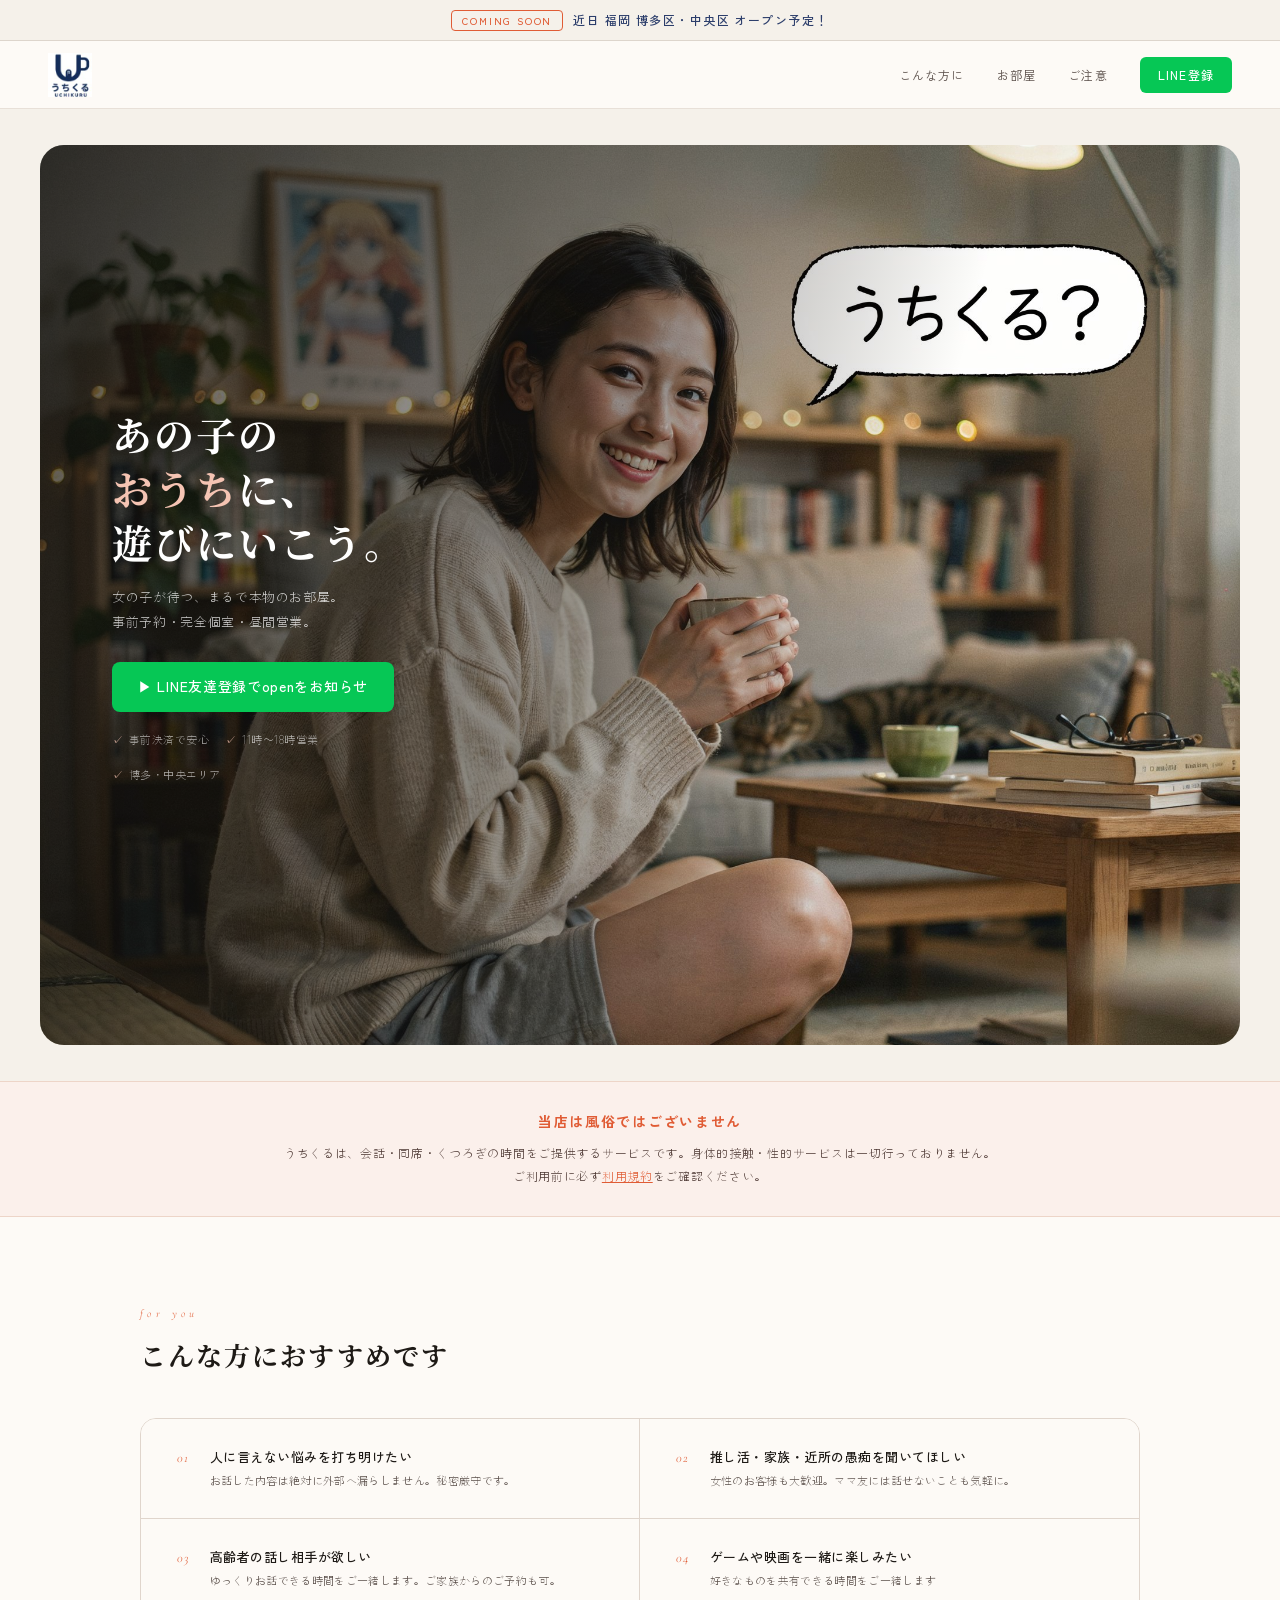
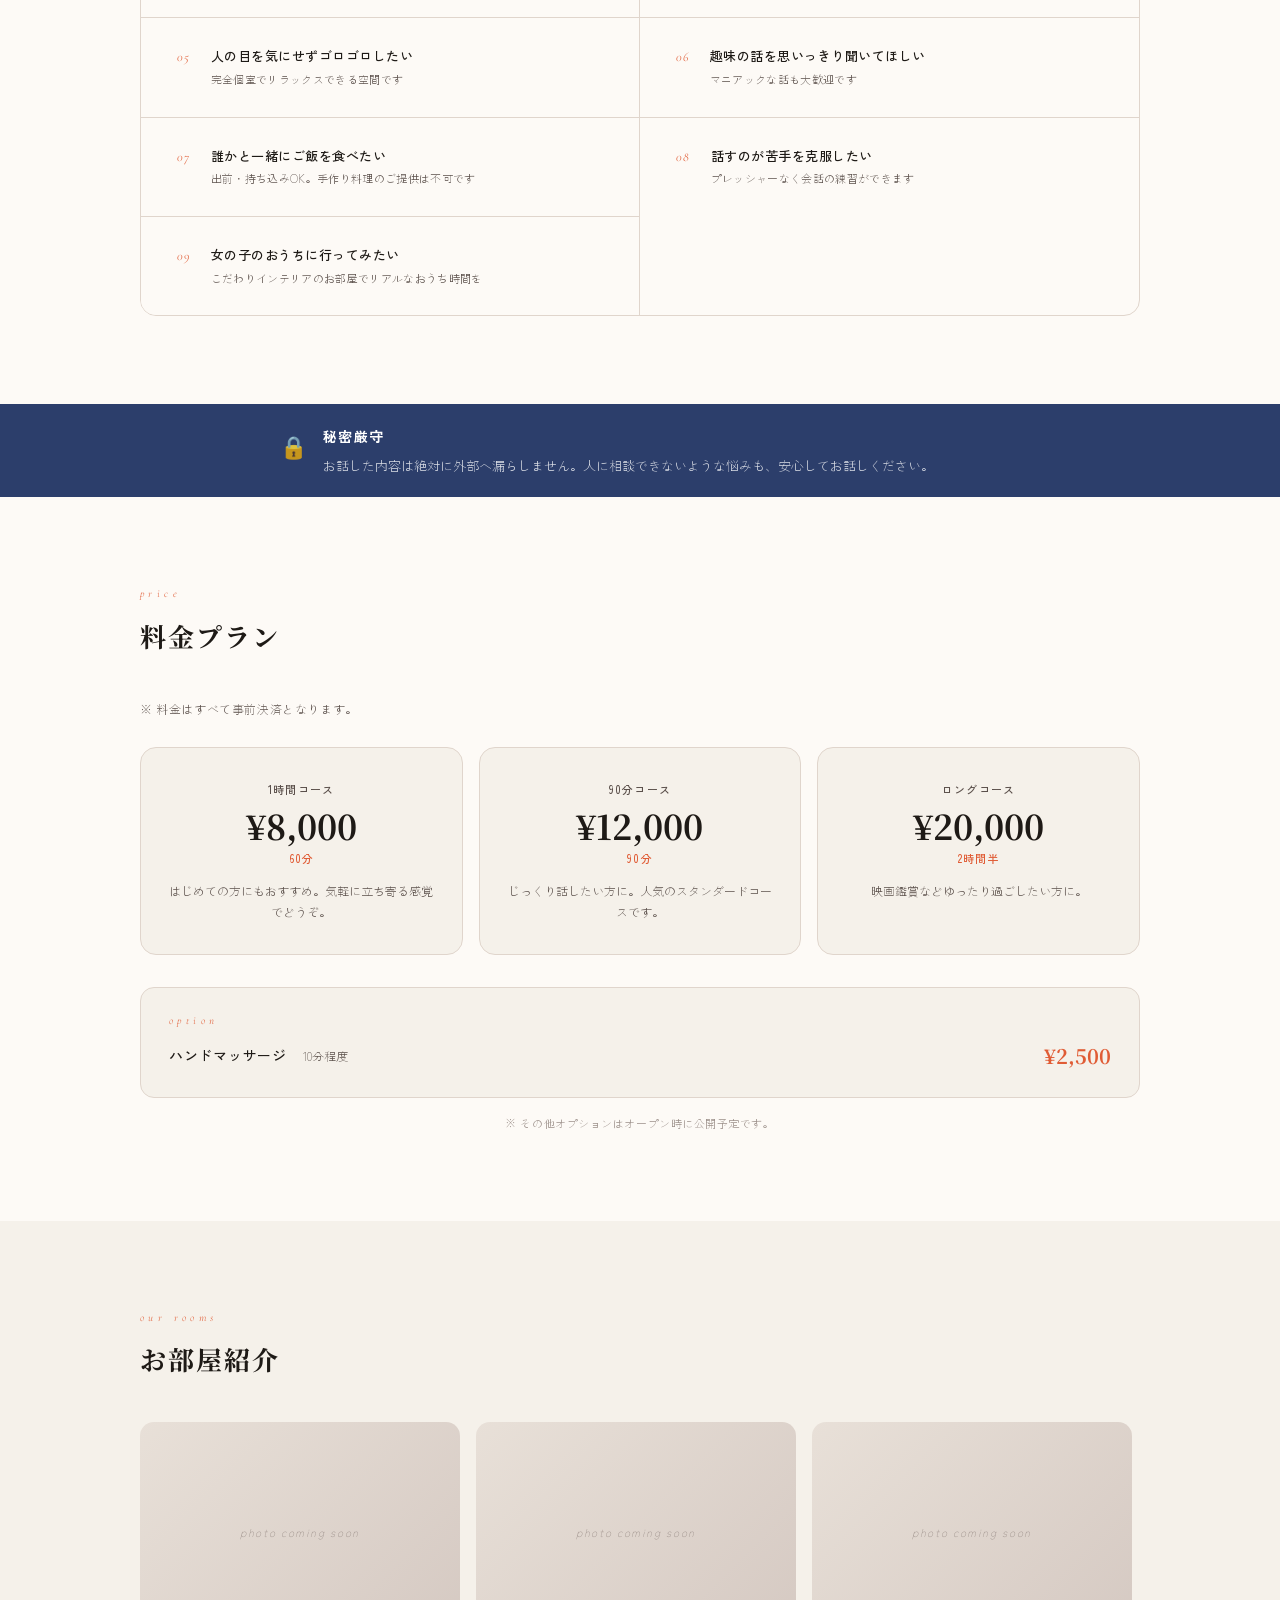
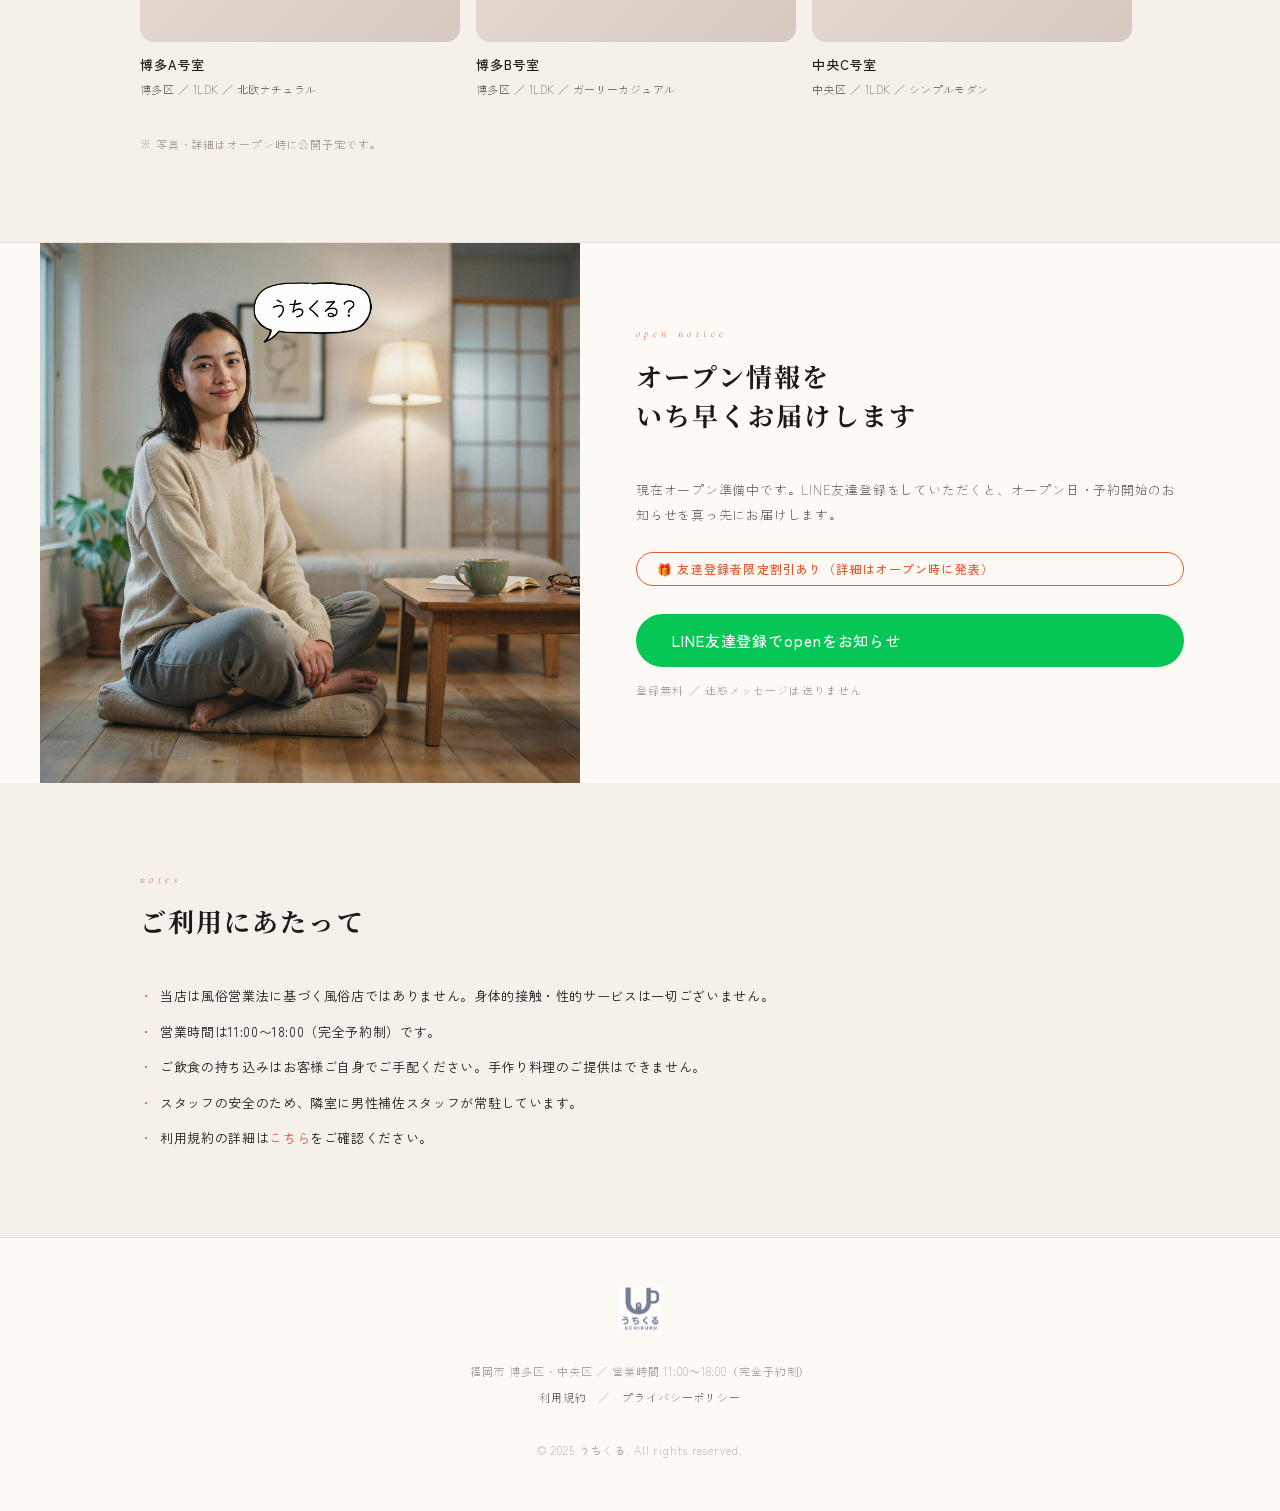
<file: index.html>
<!DOCTYPE html>
<html lang="ja">
<head>
<meta charset="UTF-8">
<meta name="viewport" content="width=device-width, initial-scale=1.0">
<title>うちくる — おうちデート体験</title>
<link rel="preconnect" href="https://fonts.googleapis.com">
<link href="https://fonts.googleapis.com/css2?family=Noto+Serif+JP:wght@300;400;700&family=Zen+Kaku+Gothic+New:wght@300;400;500&family=Cormorant+Garamond:ital,wght@1,300&display=swap" rel="stylesheet">
<link rel="stylesheet" href="css/style.css">
</head>
<body>

<!-- BANNER -->
<div class="banner">
  <em>COMING SOON</em>近日 福岡 博多区・中央区 オープン予定！
</div>

<!-- HEADER -->
<header>
  <img class="logo-img" src="images/ロゴ.png" alt="うちくる">
  <nav>
    <a href="#forwho" class="nav-link">こんな方に</a>
    <a href="#rooms" class="nav-link">お部屋</a>
    <a href="#notes" class="nav-link">ご注意</a>
    <a href="https://lin.ee/XLdr3xL" target="_blank" class="nav-line-btn">LINE登録</a>
  </nav>
</header>

<!-- HERO -->
<div class="hero">
  <img class="hero-photo" src="images/トップ.jpg" alt="うちくる メインビジュアル">
  <div class="hero-overlay">
    <div class="hero-copy">
      <h1>あの子の<br><span>おうち</span>に、<br>遊びにいこう。</h1>
      <p>女の子が待つ、まるで本物のお部屋。<br>事前予約・完全個室・昼間営業。</p>
      <a href="https://lin.ee/XLdr3xL" target="_blank" class="hero-line-btn">▶ LINE友達登録でopenをお知らせ</a>
      <div class="hero-tags">
        <span class="hero-tag">事前決済で安心</span>
        <span class="hero-tag">11時〜18時営業</span>
        <span class="hero-tag">博多・中央エリア</span>
      </div>
    </div>
  </div>
</div>

<!-- NOT FUZOKU -->
<div class="nf">
  <div class="nf-inner">
    <strong>当店は風俗ではございません</strong>
    <p>うちくるは、会話・同席・くつろぎの時間をご提供するサービスです。身体的接触・性的サービスは一切行っておりません。ご利用前に必ず<a href="rules.html">利用規約</a>をご確認ください。</p>
  </div>
</div>

<!-- FOR WHOM -->
<section class="for-whom" id="forwho">
  <div class="inner">
    <div class="eyebrow">for you</div>
    <h2 class="sec-title">こんな方におすすめです</h2>
    <div class="whom-grid">
      <div class="whom-item"><span class="whom-num">01</span><div class="whom-text">人に言えない悩みを打ち明けたい<small>お話した内容は絶対に外部へ漏らしません。秘密厳守です。</small></div></div>
      <div class="whom-item"><span class="whom-num">02</span><div class="whom-text">推し活・家族・近所の愚痴を聞いてほしい<small>女性のお客様も大歓迎。ママ友には話せないことも気軽に。</small></div></div>
      <div class="whom-item"><span class="whom-num">03</span><div class="whom-text">高齢者の話し相手が欲しい<small>ゆっくりお話できる時間をご一緒します。ご家族からのご予約も可。</small></div></div>
      <div class="whom-item"><span class="whom-num">04</span><div class="whom-text">ゲームや映画を一緒に楽しみたい<small>好きなものを共有できる時間をご一緒します</small></div></div>
      <div class="whom-item"><span class="whom-num">05</span><div class="whom-text">人の目を気にせずゴロゴロしたい<small>完全個室でリラックスできる空間です</small></div></div>
      <div class="whom-item"><span class="whom-num">06</span><div class="whom-text">趣味の話を思いっきり聞いてほしい<small>マニアックな話も大歓迎です</small></div></div>
      <div class="whom-item"><span class="whom-num">07</span><div class="whom-text">誰かと一緒にご飯を食べたい<small>出前・持ち込みOK。手作り料理のご提供は不可です</small></div></div>
      <div class="whom-item"><span class="whom-num">08</span><div class="whom-text">話すのが苦手を克服したい<small>プレッシャーなく会話の練習ができます</small></div></div>
      <div class="whom-item"><span class="whom-num">09</span><div class="whom-text">女の子のおうちに行ってみたい<small>こだわりインテリアのお部屋でリアルなおうち時間を</small></div></div>
    </div>
  </div>
</section>

<!-- SECRET -->
<div class="secret-banner">
  <div class="secret-inner">
    <span class="secret-icon">🔒</span>
    <div>
      <strong>秘密厳守</strong>
      お話した内容は絶対に外部へ漏らしません。人に相談できないような悩みも、安心してお話しください。
    </div>
  </div>
</div>

<!-- PRICE -->
<section class="price-sec" id="price">
  <div class="inner">
    <div class="eyebrow">price</div>
    <h2 class="sec-title">料金プラン</h2>
    <p class="price-note">※ 料金はすべて事前決済となります。</p>
    <div class="grid-price">
      <div class="price-card">
        <div class="price-plan">1時間コース</div>
        <div class="price-yen">¥8,000</div>
        <div class="price-time">60分</div>
        <div class="price-desc">はじめての方にもおすすめ。気軽に立ち寄る感覚でどうぞ。</div>
      </div>
      <div class="price-card featured">
        <div class="price-plan">90分コース</div>
        <div class="price-yen">¥12,000</div>
        <div class="price-time">90分</div>
        <div class="price-desc">じっくり話したい方に。人気のスタンダードコースです。</div>
      </div>
      <div class="price-card">
        <div class="price-plan">ロングコース</div>
        <div class="price-yen">¥20,000</div>
        <div class="price-time">2時間半</div>
        <div class="price-desc">映画鑑賞などゆったり過ごしたい方に。</div>
      </div>
    </div>
    <div class="option-box">
      <div class="eyebrow" style="margin-bottom:8px;">option</div>
      <div class="option-item">
        <span class="option-name">ハンドマッサージ</span>
        <span class="option-detail">10分程度</span>
        <span class="option-price">¥2,500</span>
      </div>
    </div>
    <p class="price-footer">※ その他オプションはオープン時に公開予定です。</p>
  </div>
</section>

<!-- ROOMS -->
<section class="rooms-sec" id="rooms">
  <div class="inner">
    <div class="eyebrow">our rooms</div>
    <h2 class="sec-title">お部屋紹介</h2>
    <div class="rooms-scroll">
      <div class="room-card">
        <div class="room-img">photo coming soon</div>
        <div class="room-label">博多A号室</div>
        <div class="room-sub">博多区 ／ 1LDK ／ 北欧ナチュラル</div>
      </div>
      <div class="room-card">
        <div class="room-img">photo coming soon</div>
        <div class="room-label">博多B号室</div>
        <div class="room-sub">博多区 ／ 1LDK ／ ガーリーカジュアル</div>
      </div>
      <div class="room-card">
        <div class="room-img">photo coming soon</div>
        <div class="room-label">中央C号室</div>
        <div class="room-sub">中央区 ／ 1LDK ／ シンプルモダン</div>
      </div>
      <div class="room-card">
        <div class="room-img">photo coming soon</div>
        <div class="room-label">中央D号室</div>
        <div class="room-sub">中央区 ／ 1LDK ／ 和モダン</div>
      </div>
      <div class="room-card">
        <div class="room-img">photo coming soon</div>
        <div class="room-label">準備中</div>
        <div class="room-sub">近日追加予定</div>
      </div>
    </div>
    <p class="rooms-note">※ 写真・詳細はオープン時に公開予定です。</p>
  </div>
</section>

<!-- LINE CTA -->
<section class="line-sec" id="line">
  <div class="line-block">
    <img class="line-img" src="images/トップ2.jpg" alt="うちくる お部屋イメージ">
    <div class="line-content">
      <div class="eyebrow">open notice</div>
      <h2 class="sec-title">オープン情報を<br>いち早くお届けします</h2>
      <p class="line-desc">現在オープン準備中です。LINE友達登録をしていただくと、オープン日・予約開始のお知らせを真っ先にお届けします。</p>
      <div class="line-discount">🎁 友達登録者限定割引あり（詳細はオープン時に発表）</div>
      <a href="https://lin.ee/XLdr3xL" target="_blank" class="line-big-btn">LINE友達登録でopenをお知らせ</a>
      <p class="line-small">登録無料 ／ 迷惑メッセージは送りません</p>
    </div>
  </div>
</section>

<!-- NOTES -->
<section class="notes-sec" id="notes">
  <div class="inner">
    <div class="eyebrow">notes</div>
    <h2 class="sec-title">ご利用にあたって</h2>
    <ul class="notes-list">
      <li>当店は風俗営業法に基づく風俗店ではありません。身体的接触・性的サービスは一切ございません。</li>
      <li>営業時間は11:00〜18:00（完全予約制）です。</li>
      <li>ご飲食の持ち込みはお客様ご自身でご手配ください。手作り料理のご提供はできません。</li>
      <li>スタッフの安全のため、隣室に男性補佐スタッフが常駐しています。</li>
      <li>利用規約の詳細は<a href="rules.html">こちら</a>をご確認ください。</li>
    </ul>
  </div>
</section>

<!-- FOOTER -->
<footer>
  <img class="footer-logo" src="images/ロゴ.png" alt="うちくる">
  <p>
    福岡市 博多区・中央区 ／ 営業時間 11:00〜18:00（完全予約制）<br>
    <a href="rules.html">利用規約</a>　／　<a href="#">プライバシーポリシー</a><br><br>
    © 2025 うちくる. All rights reserved.
  </p>
</footer>

</body>
</html>
</file>
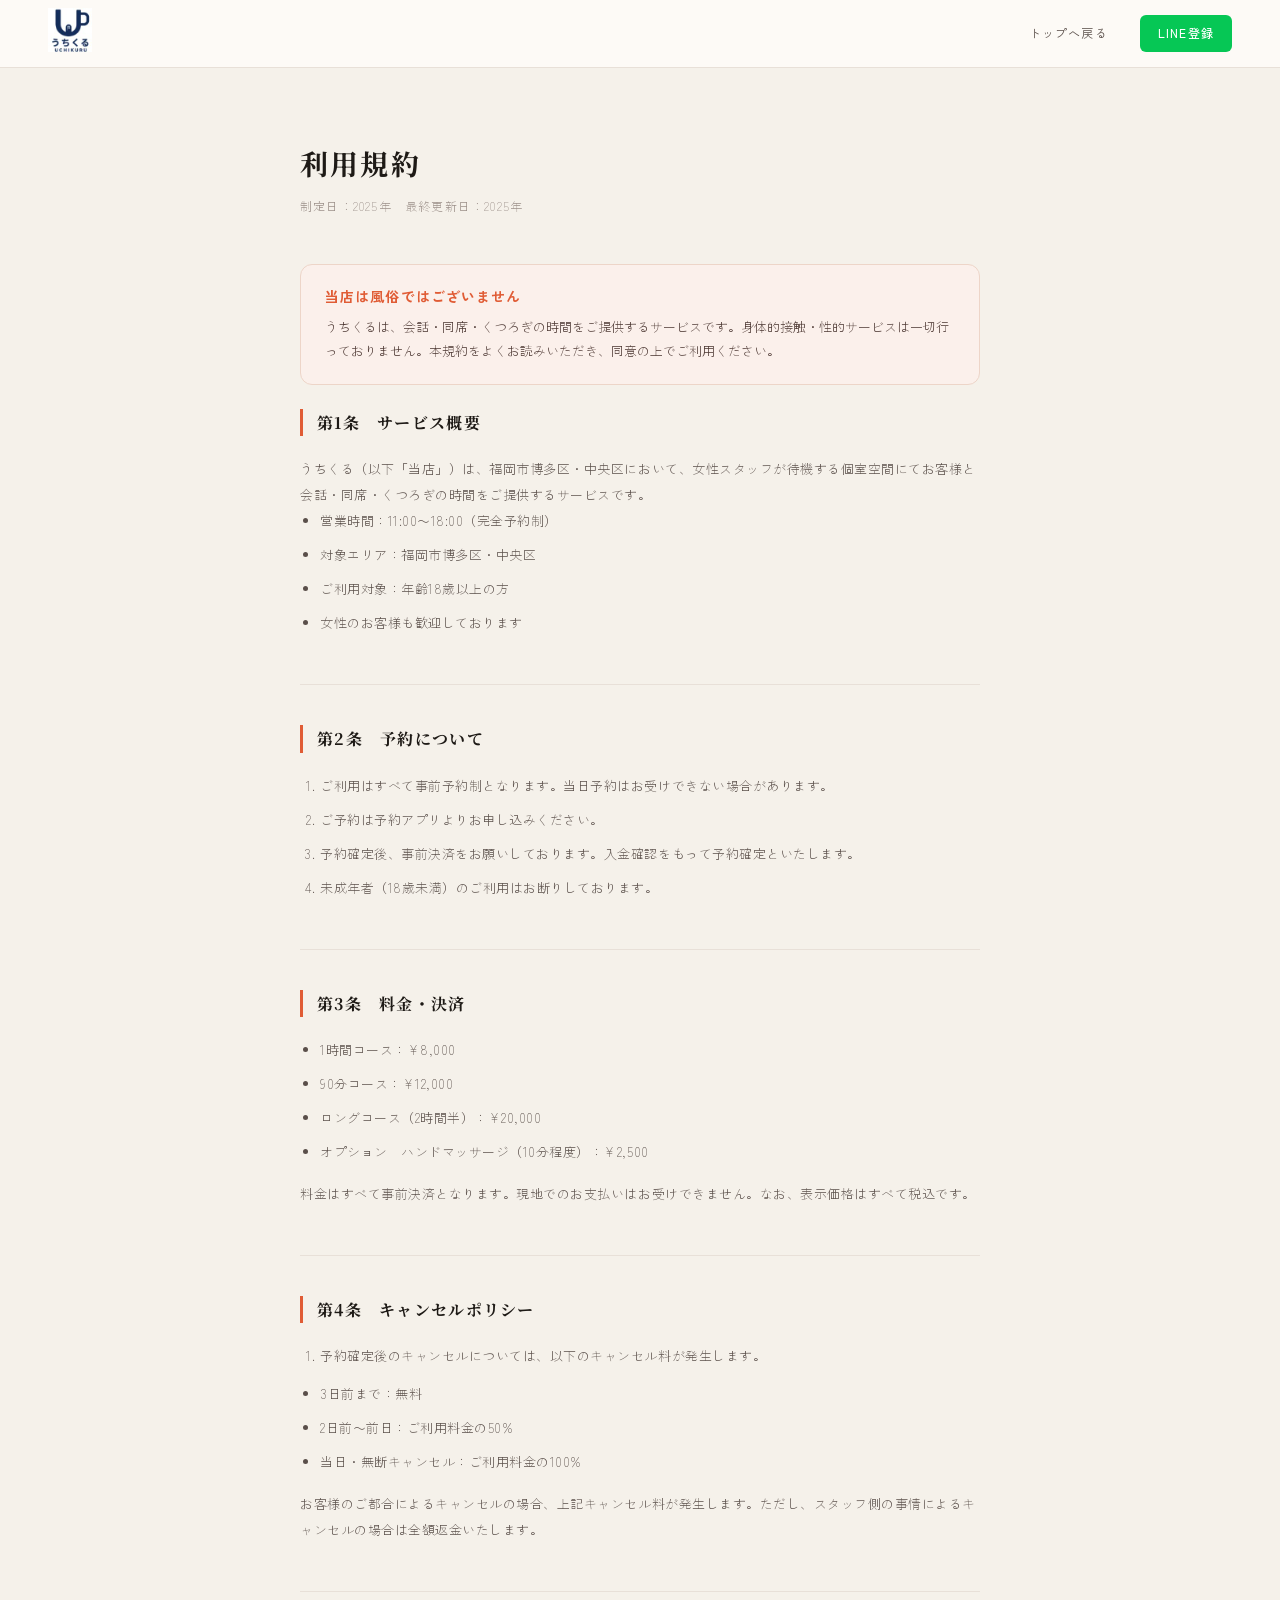
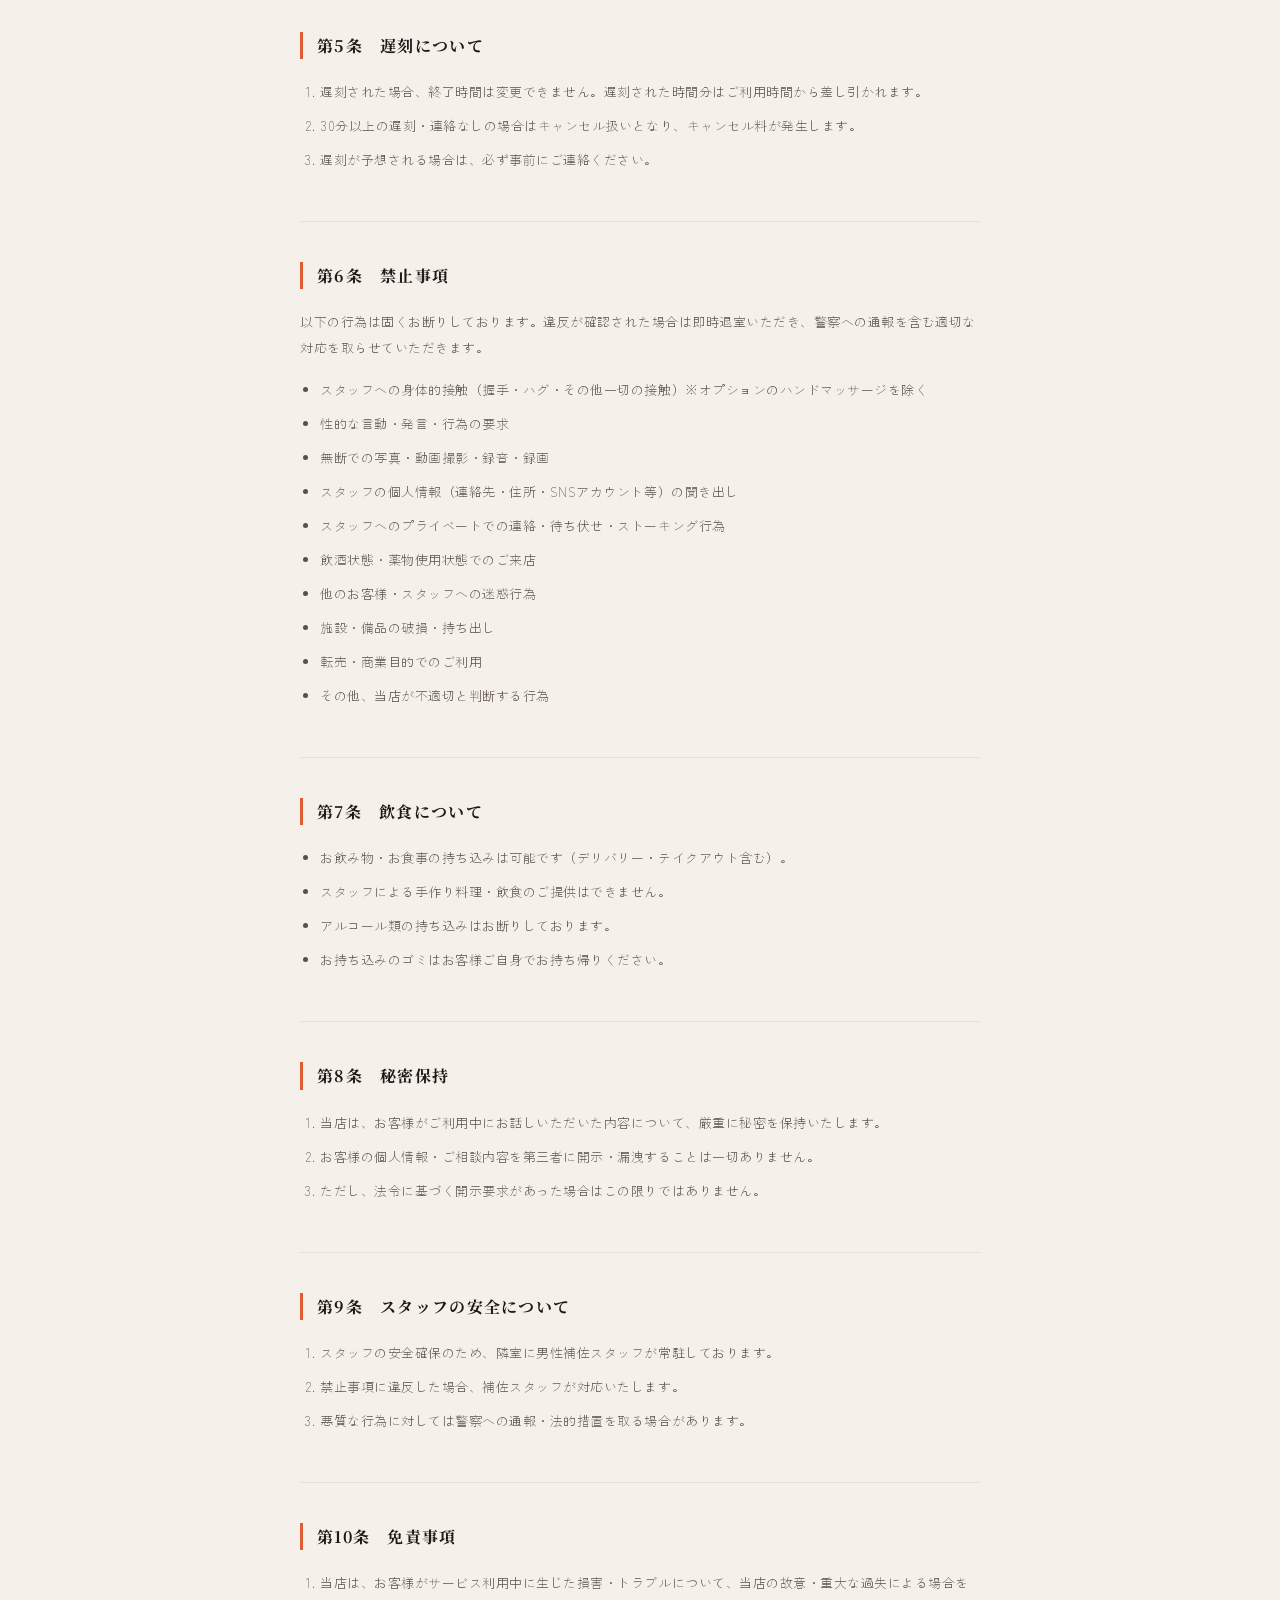
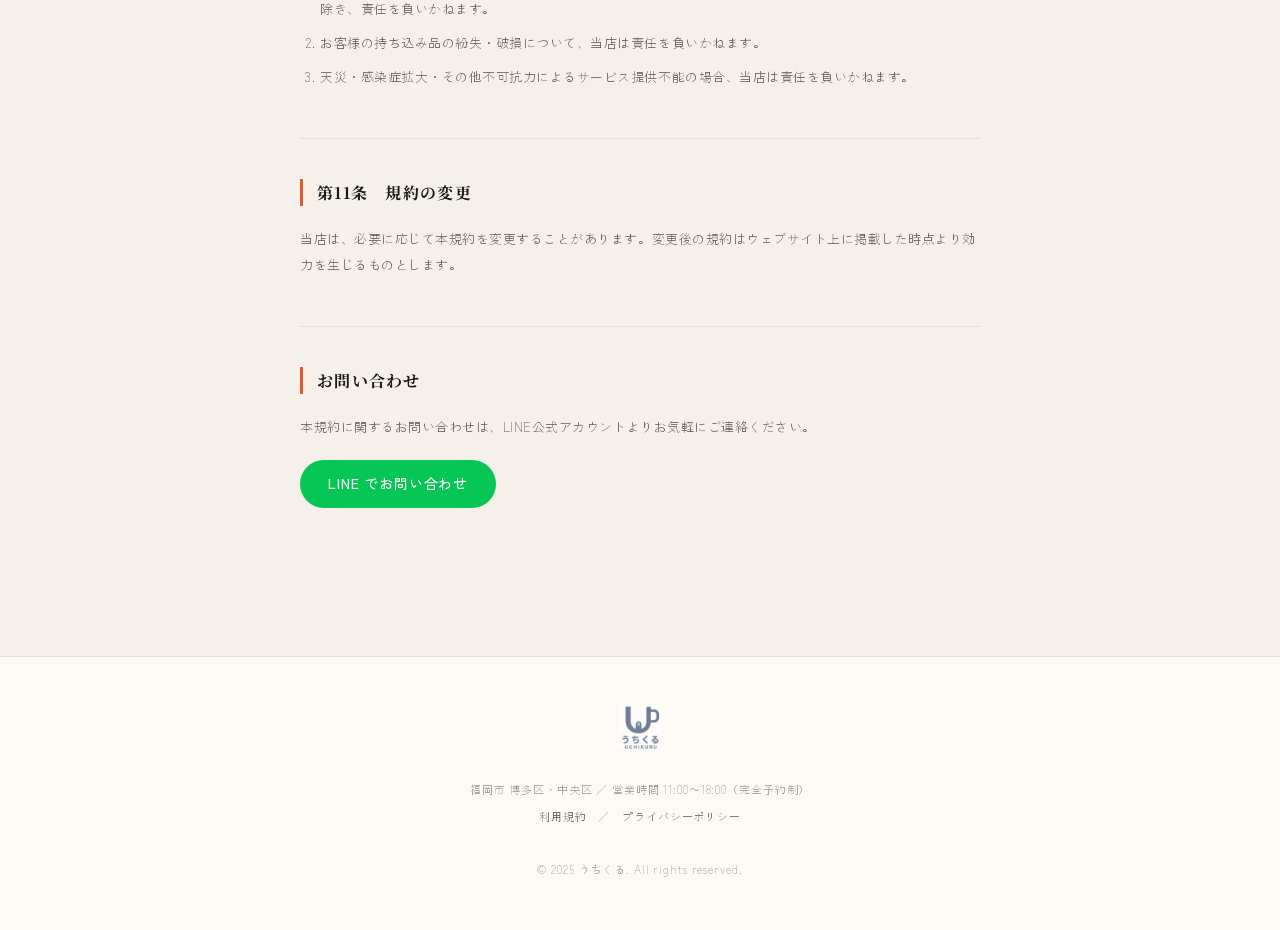
<file: rules.html>
<!DOCTYPE html>
<html lang="ja">
<head>
<meta charset="UTF-8">
<meta name="viewport" content="width=device-width, initial-scale=1.0">
<title>利用規約 — うちくる</title>
<link rel="icon" href="images/ロゴ.png" type="image/png">
<link rel="preconnect" href="https://fonts.googleapis.com">
<link href="https://fonts.googleapis.com/css2?family=Noto+Serif+JP:wght@300;400;700&family=Zen+Kaku+Gothic+New:wght@300;400;500&family=Cormorant+Garamond:ital,wght@1,300&display=swap" rel="stylesheet">
<link rel="stylesheet" href="css/style.css">
<style>
.rules-wrap{
  max-width:760px;
  margin:0 auto;
  padding:72px 40px 100px;
}
.rules-wrap h1{
  font-family:'Noto Serif JP',serif;
  font-size:28px;
  font-weight:700;
  color:var(--dark);
  letter-spacing:0.08em;
  margin-bottom:8px;
}
.rules-date{
  font-size:12px;
  color:var(--light);
  letter-spacing:0.1em;
  margin-bottom:48px;
}
.rules-chapter{
  margin-bottom:48px;
}
.rules-chapter h2{
  font-family:'Noto Serif JP',serif;
  font-size:16px;
  font-weight:700;
  color:var(--dark);
  letter-spacing:0.08em;
  border-left:3px solid var(--coral);
  padding-left:14px;
  margin-bottom:20px;
}
.rules-chapter p,
.rules-chapter li{
  font-size:13px;
  color:var(--mid);
  line-height:2.0;
  letter-spacing:0.04em;
}
.rules-chapter ul,
.rules-chapter ol{
  padding-left:20px;
  display:flex;
  flex-direction:column;
  gap:8px;
}
.rules-chapter ul li{list-style:disc;}
.rules-chapter ol li{list-style:decimal;}
.rules-divider{
  border:none;
  border-top:0.5px solid #E8E0D8;
  margin:40px 0;
}
.rules-important{
  background:var(--coral-pale);
  border:0.5px solid #EDD5C8;
  border-radius:12px;
  padding:20px 24px;
  margin-bottom:24px;
}
.rules-important p{
  font-size:13px;
  color:#4A3530;
  line-height:1.9;
}
.rules-important strong{
  display:block;
  color:var(--coral);
  font-size:14px;
  font-weight:600;
  margin-bottom:6px;
  letter-spacing:0.08em;
}
@media(max-width:640px){
  .rules-wrap{padding:48px 20px 80px;}
  .rules-wrap h1{font-size:22px;}
}
</style>
</head>
<body>

<header>
  <a href="index.html"><img class="logo-img" src="images/ロゴ.png" alt="うちくる"></a>
  <nav>
    <a href="index.html" class="nav-link">トップへ戻る</a>
    <a href="https://lin.ee/XLdr3xL" target="_blank" class="nav-line-btn">LINE登録</a>
  </nav>
</header>

<div class="rules-wrap">

  <h1>利用規約</h1>
  <p class="rules-date">制定日：2025年　最終更新日：2025年</p>

  <div class="rules-important">
    <strong>当店は風俗ではございません</strong>
    <p>うちくるは、会話・同席・くつろぎの時間をご提供するサービスです。身体的接触・性的サービスは一切行っておりません。本規約をよくお読みいただき、同意の上でご利用ください。</p>
  </div>

  <div class="rules-chapter">
    <h2>第1条　サービス概要</h2>
    <p>うちくる（以下「当店」）は、福岡市博多区・中央区において、女性スタッフが待機する個室空間にてお客様と会話・同席・くつろぎの時間をご提供するサービスです。</p>
    <ul>
      <li>営業時間：11:00〜18:00（完全予約制）</li>
      <li>対象エリア：福岡市博多区・中央区</li>
      <li>ご利用対象：年齢18歳以上の方</li>
      <li>女性のお客様も歓迎しております</li>
    </ul>
  </div>

  <hr class="rules-divider">

  <div class="rules-chapter">
    <h2>第2条　予約について</h2>
    <ol>
      <li>ご利用はすべて事前予約制となります。当日予約はお受けできない場合があります。</li>
      <li>ご予約は予約アプリよりお申し込みください。</li>
      <li>予約確定後、事前決済をお願いしております。入金確認をもって予約確定といたします。</li>
      <li>未成年者（18歳未満）のご利用はお断りしております。</li>
    </ol>
  </div>

  <hr class="rules-divider">

  <div class="rules-chapter">
    <h2>第3条　料金・決済</h2>
    <ul>
      <li>1時間コース：¥8,000</li>
      <li>90分コース：¥12,000</li>
      <li>ロングコース（2時間半）：¥20,000</li>
      <li>オプション　ハンドマッサージ（10分程度）：¥2,500</li>
    </ul>
    <p style="margin-top:16px;">料金はすべて事前決済となります。現地でのお支払いはお受けできません。なお、表示価格はすべて税込です。</p>
  </div>

  <hr class="rules-divider">

  <div class="rules-chapter">
    <h2>第4条　キャンセルポリシー</h2>
    <ol>
      <li>予約確定後のキャンセルについては、以下のキャンセル料が発生します。</li>
    </ol>
    <ul style="margin-top:12px;">
      <li>3日前まで：無料</li>
      <li>2日前〜前日：ご利用料金の50%</li>
      <li>当日・無断キャンセル：ご利用料金の100%</li>
    </ul>
    <p style="margin-top:16px;">お客様のご都合によるキャンセルの場合、上記キャンセル料が発生します。ただし、スタッフ側の事情によるキャンセルの場合は全額返金いたします。</p>
  </div>

  <hr class="rules-divider">

  <div class="rules-chapter">
    <h2>第5条　遅刻について</h2>
    <ol>
      <li>遅刻された場合、終了時間は変更できません。遅刻された時間分はご利用時間から差し引かれます。</li>
      <li>30分以上の遅刻・連絡なしの場合はキャンセル扱いとなり、キャンセル料が発生します。</li>
      <li>遅刻が予想される場合は、必ず事前にご連絡ください。</li>
    </ol>
  </div>

  <hr class="rules-divider">

  <div class="rules-chapter">
    <h2>第6条　禁止事項</h2>
    <p>以下の行為は固くお断りしております。違反が確認された場合は即時退室いただき、警察への通報を含む適切な対応を取らせていただきます。</p>
    <ul style="margin-top:16px;">
      <li>スタッフへの身体的接触（握手・ハグ・その他一切の接触）※オプションのハンドマッサージを除く</li>
      <li>性的な言動・発言・行為の要求</li>
      <li>無断での写真・動画撮影・録音・録画</li>
      <li>スタッフの個人情報（連絡先・住所・SNSアカウント等）の聞き出し</li>
      <li>スタッフへのプライベートでの連絡・待ち伏せ・ストーキング行為</li>
      <li>飲酒状態・薬物使用状態でのご来店</li>
      <li>他のお客様・スタッフへの迷惑行為</li>
      <li>施設・備品の破損・持ち出し</li>
      <li>転売・商業目的でのご利用</li>
      <li>その他、当店が不適切と判断する行為</li>
    </ul>
  </div>

  <hr class="rules-divider">

  <div class="rules-chapter">
    <h2>第7条　飲食について</h2>
    <ul>
      <li>お飲み物・お食事の持ち込みは可能です（デリバリー・テイクアウト含む）。</li>
      <li>スタッフによる手作り料理・飲食のご提供はできません。</li>
      <li>アルコール類の持ち込みはお断りしております。</li>
      <li>お持ち込みのゴミはお客様ご自身でお持ち帰りください。</li>
    </ul>
  </div>

  <hr class="rules-divider">

  <div class="rules-chapter">
    <h2>第8条　秘密保持</h2>
    <ol>
      <li>当店は、お客様がご利用中にお話しいただいた内容について、厳重に秘密を保持いたします。</li>
      <li>お客様の個人情報・ご相談内容を第三者に開示・漏洩することは一切ありません。</li>
      <li>ただし、法令に基づく開示要求があった場合はこの限りではありません。</li>
    </ol>
  </div>

  <hr class="rules-divider">

  <div class="rules-chapter">
    <h2>第9条　スタッフの安全について</h2>
    <ol>
      <li>スタッフの安全確保のため、隣室に男性補佐スタッフが常駐しております。</li>
      <li>禁止事項に違反した場合、補佐スタッフが対応いたします。</li>
      <li>悪質な行為に対しては警察への通報・法的措置を取る場合があります。</li>
    </ol>
  </div>

  <hr class="rules-divider">

  <div class="rules-chapter">
    <h2>第10条　免責事項</h2>
    <ol>
      <li>当店は、お客様がサービス利用中に生じた損害・トラブルについて、当店の故意・重大な過失による場合を除き、責任を負いかねます。</li>
      <li>お客様の持ち込み品の紛失・破損について、当店は責任を負いかねます。</li>
      <li>天災・感染症拡大・その他不可抗力によるサービス提供不能の場合、当店は責任を負いかねます。</li>
    </ol>
  </div>

  <hr class="rules-divider">

  <div class="rules-chapter">
    <h2>第11条　規約の変更</h2>
    <p>当店は、必要に応じて本規約を変更することがあります。変更後の規約はウェブサイト上に掲載した時点より効力を生じるものとします。</p>
  </div>

  <hr class="rules-divider">

  <div class="rules-chapter">
    <h2>お問い合わせ</h2>
    <p>本規約に関するお問い合わせは、LINE公式アカウントよりお気軽にご連絡ください。</p>
    <div style="margin-top:20px;">
      <a href="https://lin.ee/XLdr3xL" target="_blank" class="line-big-btn" style="display:inline-flex;align-items:center;gap:10px;background:#06C755;color:#fff;font-size:14px;font-weight:500;padding:12px 28px;border-radius:50px;text-decoration:none;">LINE でお問い合わせ</a>
    </div>
  </div>

</div>

<footer>
  <img class="footer-logo" src="images/ロゴ.png" alt="うちくる">
  <p>
    福岡市 博多区・中央区 ／ 営業時間 11:00〜18:00（完全予約制）<br>
    <a href="rules.html">利用規約</a>　／　<a href="#">プライバシーポリシー</a><br><br>
    © 2025 うちくる. All rights reserved.
  </p>
</footer>

</body>
</html>
</file>
<file: css/style.css>
*,*::before,*::after{box-sizing:border-box;margin:0;padding:0;}
:root{
  --navy:#2C3E6B;
  --coral:#E05C35;
  --coral-pale:#FBF0EB;
  --cream:#F5F1EA;
  --warm:#FDFAF6;
  --mid:#5A4F4A;
  --light:#9A8E88;
  --dark:#1E1A16;
  --line-green:#06C755;
}
html{scroll-behavior:smooth;}
body{
  background:var(--cream);
  color:var(--dark);
  font-family:'Zen Kaku Gothic New','Hiragino Sans','Yu Gothic',sans-serif;
  font-weight:300;
  line-height:1.7;
}

/* ── BANNER ── */
.banner{
  background:var(--cream);
  border-bottom:0.5px solid #DDD5CC;
  color:var(--navy);
  text-align:center;
  padding:10px 16px;
  font-size:12px;
  font-weight:500;
  letter-spacing:0.12em;
}
.banner em{
  font-style:normal;
  border:0.5px solid var(--coral);
  color:var(--coral);
  border-radius:4px;
  padding:2px 10px;
  margin-right:10px;
  font-size:10px;
  letter-spacing:0.18em;
}

/* ── HEADER ── */
header{
  background:var(--warm);
  border-bottom:0.5px solid #E8E0D8;
  padding:0 48px;
  height:68px;
  display:flex;
  align-items:center;
  justify-content:space-between;
  position:sticky;
  top:0;
  z-index:100;
}
.logo-img{height:44px;width:auto;object-fit:contain;}
nav{display:flex;gap:32px;align-items:center;}
nav a{font-size:12px;color:var(--mid);text-decoration:none;letter-spacing:0.1em;font-weight:400;}
nav a:hover{color:var(--navy);}
.nav-line-btn{
  background:var(--line-green);
  color:#fff !important;
  padding:8px 18px;
  border-radius:6px;
  font-size:12px;
  font-weight:500 !important;
}

/* ── HERO ── */
.hero{
  position:relative;
  width:calc(100% - 80px);
  max-width:1200px;
  margin:36px auto;
  border-radius:24px;
  overflow:hidden;
  aspect-ratio:4/3;
}
.hero-photo{
  width:100%;height:100%;
  object-fit:cover;
  object-position:center 10%;
  display:block;
}
.hero-overlay{
  position:absolute;inset:0;
  background:linear-gradient(105deg,rgba(20,16,12,0.70) 0%,rgba(20,16,12,0.35) 45%,rgba(20,16,12,0.0) 68%);
  display:flex;align-items:center;
  padding:0 72px;
}
.hero-copy{max-width:320px;}
.hero-copy h1{
  font-family:'Noto Serif JP','Hiragino Mincho Pro',serif;
  font-size:40px;font-weight:700;
  color:#fff;line-height:1.35;
  letter-spacing:0.05em;margin-bottom:16px;
}
.hero-copy h1 span{color:#F5C4B3;}
.hero-copy p{
  font-size:13px;color:rgba(255,255,255,0.82);
  line-height:1.9;margin-bottom:28px;letter-spacing:0.05em;
}
.hero-line-btn{
  display:inline-flex;align-items:center;gap:8px;
  background:var(--line-green);color:#fff;
  font-size:14px;font-weight:500;
  padding:13px 26px;border-radius:8px;
  text-decoration:none;letter-spacing:0.05em;
}
.hero-tags{display:flex;gap:16px;margin-top:18px;flex-wrap:wrap;}
.hero-tag{font-size:11px;color:rgba(255,255,255,0.65);display:flex;align-items:center;gap:5px;letter-spacing:0.05em;}
.hero-tag::before{content:'✓';color:rgba(245,196,179,0.9);}

/* ── NOT FUZOKU ── */
.nf{
  background:var(--coral-pale);
  border-top:0.5px solid #EDD5C8;
  border-bottom:0.5px solid #EDD5C8;
  padding:28px 40px;text-align:center;
}
.nf-inner{max-width:720px;margin:0 auto;}
.nf strong{display:block;color:var(--coral);font-size:14px;font-weight:600;letter-spacing:0.12em;margin-bottom:8px;}
.nf p{font-size:12px;color:#4A3530;line-height:1.9;letter-spacing:0.06em;}
.nf a{color:var(--coral);}

/* ── SECTIONS ── */
section{padding:88px 40px;}
.inner{max-width:1000px;margin:0 auto;}
.eyebrow{
  font-family:'Cormorant Garamond',Georgia,serif;
  font-size:11px;font-style:italic;
  color:var(--coral);letter-spacing:0.4em;margin-bottom:12px;
}
.sec-title{
  font-family:'Noto Serif JP','Hiragino Mincho Pro',serif;
  font-size:26px;font-weight:700;
  color:var(--dark);letter-spacing:0.08em;
  margin-bottom:44px;line-height:1.5;
}

/* ── FOR WHOM ── */
.for-whom{background:var(--warm);}
.whom-grid{
  display:grid;
  grid-template-columns:repeat(2,1fr);
  gap:0;
  border:0.5px solid #E0D5CC;
  border-radius:16px;
  overflow:hidden;
}
.whom-item{
  padding:28px 36px;
  border-bottom:0.5px solid #E0D5CC;
  border-right:0.5px solid #E0D5CC;
  display:flex;align-items:baseline;gap:20px;
  background:var(--warm);
  transition:background 0.2s;
}
.whom-item:hover{background:var(--cream);}
.whom-item:nth-child(even){border-right:none;}
.whom-item:nth-last-child(-n+2){border-bottom:none;}
.whom-num{
  font-family:'Cormorant Garamond',Georgia,serif;
  font-size:13px;font-style:italic;
  color:var(--coral);letter-spacing:0.1em;
  flex-shrink:0;line-height:1;padding-top:3px;
}
.whom-text{font-size:13px;color:var(--dark);font-weight:500;line-height:1.6;letter-spacing:0.04em;}
.whom-text small{display:block;font-size:11px;color:var(--mid);font-weight:300;margin-top:4px;letter-spacing:0.03em;}

/* ── ROOMS ── */
.rooms-sec{background:var(--cream);}
.rooms-scroll{
  display:flex;gap:16px;
  overflow-x:auto;padding-bottom:16px;
  scroll-snap-type:x mandatory;
  -webkit-overflow-scrolling:touch;
}
.rooms-scroll::-webkit-scrollbar{height:4px;}
.rooms-scroll::-webkit-scrollbar-track{background:transparent;}
.rooms-scroll::-webkit-scrollbar-thumb{background:#D5C9C2;border-radius:4px;}
.room-card{flex-shrink:0;width:320px;scroll-snap-align:start;}
.room-img{
  width:100%;height:220px;
  background:linear-gradient(135deg,#E8E0D8 0%,#D5C9C2 100%);
  border-radius:14px;
  display:flex;align-items:center;justify-content:center;
  color:var(--light);font-size:11px;letter-spacing:0.15em;
  font-style:italic;
  overflow:hidden;
}
.room-img img{width:100%;height:100%;object-fit:cover;display:block;}
.room-label{margin-top:12px;font-size:13px;font-weight:500;color:var(--dark);letter-spacing:0.06em;}
.room-sub{font-size:11px;color:var(--mid);margin-top:4px;letter-spacing:0.04em;}
.rooms-note{font-size:11px;color:var(--light);margin-top:20px;letter-spacing:0.08em;}

/* ── LINE CTA ── */
.line-sec{background:var(--warm);border-top:0.5px solid #E8E0D8;padding:0;overflow:hidden;}
.line-block{display:flex;align-items:stretch;max-width:1200px;margin:0 auto;}
.line-img{width:45%;flex-shrink:0;object-fit:cover;object-position:center top;display:block;}
.line-content{flex:1;padding:72px 56px;display:flex;flex-direction:column;justify-content:center;}
.line-desc{font-size:13px;color:var(--mid);line-height:1.9;margin-bottom:24px;letter-spacing:0.06em;}
.line-discount{
  display:inline-block;
  border:0.5px solid var(--coral);color:var(--coral);
  font-size:12px;font-weight:500;
  padding:6px 20px;border-radius:20px;
  margin-bottom:28px;letter-spacing:0.1em;
}
.line-big-btn{
  display:inline-flex;align-items:center;gap:10px;
  background:var(--line-green);color:#fff;
  font-size:15px;font-weight:500;
  padding:14px 36px;border-radius:50px;
  text-decoration:none;letter-spacing:0.06em;
}
.line-small{font-size:11px;color:var(--light);margin-top:14px;letter-spacing:0.1em;}

/* ── NOTES ── */
.notes-sec{background:var(--cream);}
.notes-list{list-style:none;display:flex;flex-direction:column;gap:12px;}
.notes-list li{
  font-size:13px;color:var(--dark);
  line-height:1.8;letter-spacing:0.05em;
  padding-left:20px;position:relative;font-weight:400;
}
.notes-list li::before{content:'・';position:absolute;left:0;color:var(--coral);}
.notes-list a{color:var(--coral);text-decoration:none;white-space:nowrap;}

/* ── FOOTER ── */
footer{
  background:var(--warm);
  border-top:0.5px solid #E8E0D8;
  padding:48px 40px;text-align:center;
}
.footer-logo{height:44px;width:auto;object-fit:contain;margin-bottom:20px;opacity:0.6;}
footer p{font-size:11px;color:var(--light);line-height:2.4;letter-spacing:0.08em;}
footer a{color:var(--mid);text-decoration:none;}
footer a:hover{color:var(--coral);}

/* ── MOBILE ── */
@media(max-width:640px){
  header{padding:0 20px;}
  .nav-link{display:none;}
  .hero{width:calc(100% - 32px);margin:16px auto;aspect-ratio:3/5;border-radius:16px;}
  .hero-photo{object-position:85% 5%;}
  .hero-overlay{padding:0 28px;align-items:flex-end;padding-bottom:36px;}
  .hero-copy h1{font-size:26px;}
  .hero-copy p{font-size:12px;margin-bottom:18px;}
  .hero-line-btn{font-size:12px;padding:10px 18px;}
  section{padding:56px 20px;}
  .whom-grid{grid-template-columns:1fr;}
  .whom-item:nth-child(even){border-right:0.5px solid #E0D5CC;}
  .whom-item:nth-last-child(-n+2){border-bottom:0.5px solid #E0D5CC;}
  .whom-item:last-child{border-bottom:none;}
  .line-block{flex-direction:column;}
  .line-img{width:100%;height:260px;}
  .line-content{padding:40px 24px;}
  .room-card{width:260px;}
}

/* ── SECRET BANNER ── */
.secret-banner{
  background:var(--navy);
  padding:20px 40px;
}
.secret-inner{
  max-width:720px;margin:0 auto;
  display:flex;align-items:flex-start;gap:16px;
  color:rgba(255,255,255,0.85);
  font-size:13px;line-height:1.8;
}
.secret-icon{font-size:22px;flex-shrink:0;margin-top:2px;}
.secret-inner strong{
  display:block;color:#fff;
  font-size:14px;font-weight:600;
  letter-spacing:0.1em;margin-bottom:4px;
}

/* ── PRICE ── */
.price-sec{background:var(--warm);}
.price-note{font-size:12px;color:var(--mid);margin-bottom:28px;letter-spacing:0.05em;}
.grid-price{display:grid;grid-template-columns:repeat(auto-fit,minmax(200px,1fr));gap:16px;margin-bottom:32px;}
.price-card{background:var(--cream);border:0.5px solid #E0D5CC;border-radius:16px;padding:32px 24px;text-align:center;}
.price-card.featured{border:0.5px solid #E0D5CC;background:var(--cream);}
.price-badge{display:inline-block;background:var(--coral-pale);color:var(--coral);font-size:10px;font-weight:600;letter-spacing:0.15em;padding:3px 12px;border-radius:20px;margin-bottom:12px;}
.price-plan{font-size:11px;color:var(--mid);letter-spacing:0.12em;margin-bottom:10px;font-weight:500;}
.price-yen{font-family:'Noto Serif JP','Hiragino Mincho Pro',serif;font-size:34px;font-weight:700;color:var(--dark);line-height:1;}
.price-time{font-size:11px;color:var(--coral);margin-top:6px;letter-spacing:0.1em;font-weight:500;}
.price-desc{font-size:12px;color:var(--mid);margin-top:14px;line-height:1.7;}
.price-footer{font-size:11px;color:var(--light);text-align:center;margin-top:16px;letter-spacing:0.05em;}

/* OPTION */
.option-box{
  border:0.5px solid #E0D5CC;
  border-radius:14px;
  padding:24px 28px;
  background:var(--cream);
  margin-bottom:16px;
}
.option-item{
  display:flex;align-items:center;gap:16px;
  flex-wrap:wrap;
}
.option-name{font-size:14px;font-weight:500;color:var(--dark);letter-spacing:0.05em;}
.option-detail{font-size:12px;color:var(--mid);}
.option-price{font-family:'Noto Serif JP',serif;font-size:20px;font-weight:700;color:var(--coral);margin-left:auto;}
</file>
